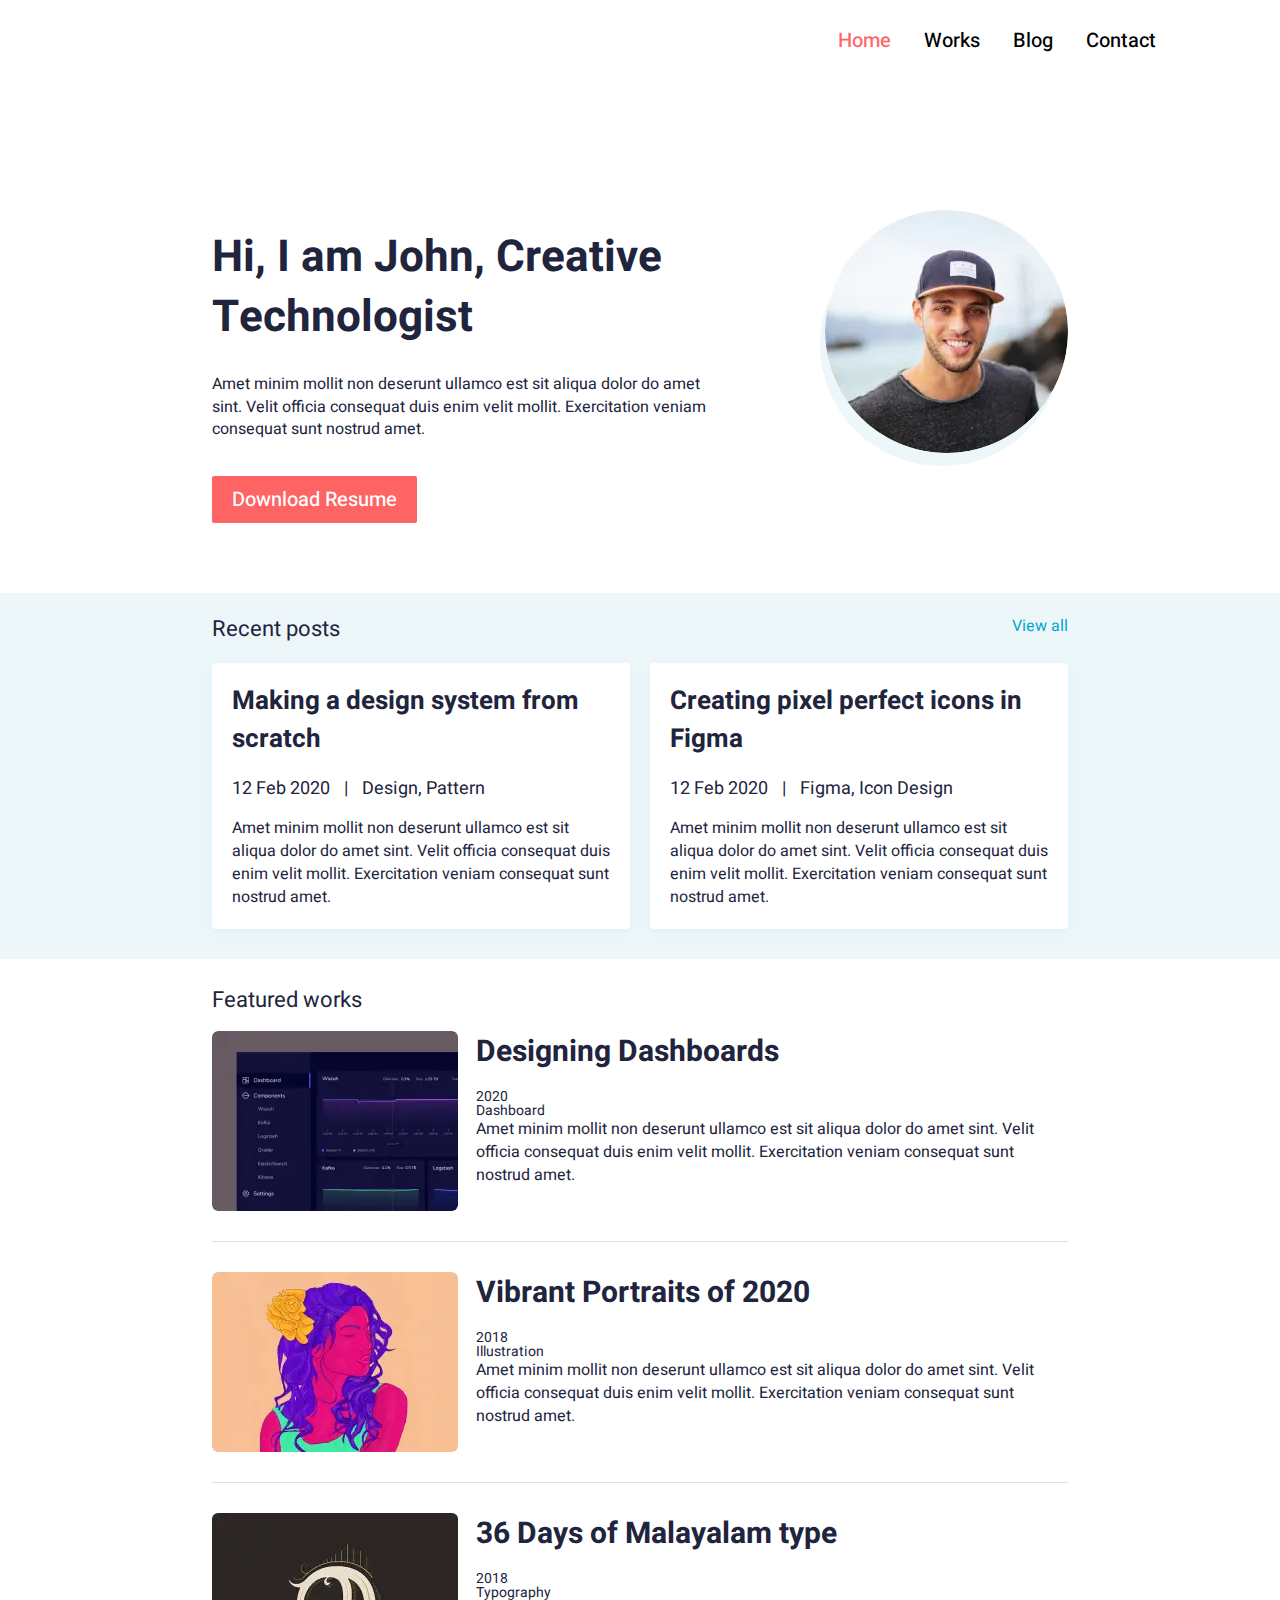
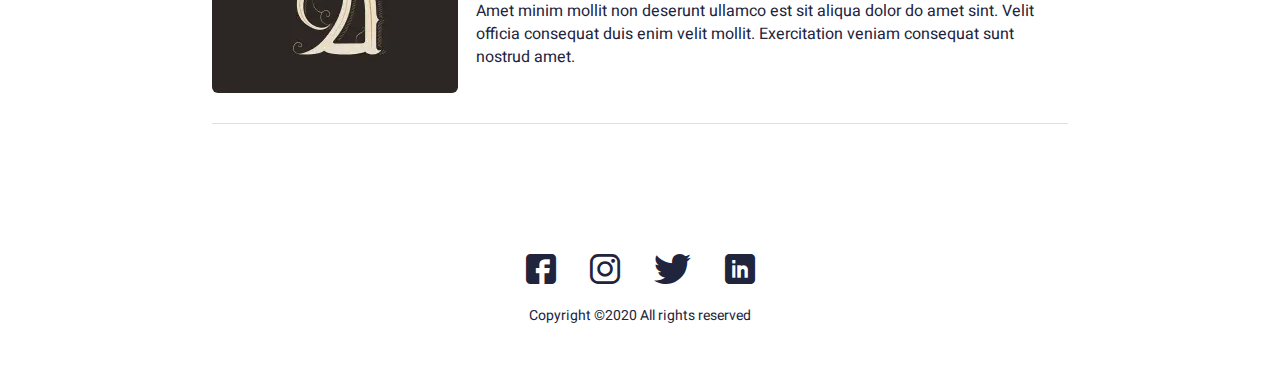
<file: index.html>
<!DOCTYPE html><html lang="en">	 <head>	<title>HomePage</title>	<meta charset="UTF-8">	<meta name="format-detection" content="telephone=no">	<link rel="stylesheet" href="css/style.min.css">	<link rel="shortcut icon" href="favicon.ico">	<!-- <meta name="robots" content="noindex, nofollow"> -->	<!-- <meta name="viewport" content="width=device-width, initial-scale=1.0, maximum-scale=1.0, user-scalable=0"> -->	<meta name="viewport" content="width=device-width, initial-scale=1.0"></head>	<body>		<div class="wrapper">			<header class="header">	<div class="header__content">		<div class="header__menu menu">			<div class="menu__icon icon-menu">				<span></span>				<span></span>				<span></span>			</div>			<nav class="menu__body">				<ul class="menu__list">					<li><a href="index.html" class="menu__link _active">Home</a></li>					<li><a href="works.html" class="menu__link ">Works</a></li>					<li><a href="blog.html" class="menu__link ">Blog</a></li>					<li><a href="" class="menu__link ">Contact</a></li>				</ul>			</nav>		</div>	</div></header>			<main class="page">			<section class="hello">				<div class="hello__container _container">					<div class="hello__content">						<h1 class="hello__title title">Hi, I am John,							Creative Technologist</h1>						<div class="hello__text text">Amet minim mollit non deserunt ullamco est sit aliqua dolor do amet sint. Velit officia consequat duis enim velit mollit. Exercitation veniam consequat sunt nostrud amet.</div>						<a class="hello__btn btn" href="">Download Resume</a>					</div>										<div class="hello__avatar">						<picture><source srcset="img/hello/avatar.webp" type="image/webp"><img src="img/hello/avatar.jpg" alt=""></picture>					</div>				</div>			</section>			<section class="recent-posts">				<div class="recent-posts__container _container">					<div class="recent-posts__header">						<div class="recent-posts__title title-posts">Recent posts</div>						<a class="recent-posts__view-all" href="">View all</a>					</div>					<div class="recent-posts__items">						<div class="recent-posts__column">							<div class="recent-posts__item recent-post">								<a href="" class="recent-post__title">Making a design system from scratch</a>								<div class="recent-post__info">12 Feb 2020 <span>|</span> Design, Pattern</div>								<div class="recent-post__text text">Amet minim mollit non deserunt ullamco est sit aliqua dolor do amet sint. Velit officia consequat duis enim velit mollit. Exercitation veniam consequat sunt nostrud amet.</div>							</div>						</div>						<div class="recent-posts__column">							<div class="recent-posts__item recent-post">								<a href="" class="recent-post__title">Creating pixel perfect icons in Figma</a>								<div class="recent-post__info">12 Feb 2020 <span>|</span> Figma, Icon Design</div>								<div class="recent-post__text text">Amet minim mollit non deserunt ullamco est sit aliqua dolor do amet sint. Velit officia consequat duis enim velit mollit. Exercitation veniam consequat sunt nostrud amet.</div>							</div>						</div>					</div>				</div>			</section>			<section class="featured-works">				<div class="featured-works__container _container">					<div class="featured-works__title title-posts">Featured works</div>					<div class="featured-works__items works">						<article class="works__item">							<a href="article.html" class="works__image _ibg">								<picture><source srcset="img/works/1.webp" type="image/webp"><img src="img/works/1.jpg" alt="Work #1"></picture>							</a>							<div class="works__body">								<a href="article.html" class="works__title">Designing Dashboards</a>								<div class="works__info">									<div class="works__year">2020</div>									<div class="works__category">Dashboard</div>								</div>								<div class="works__text text">Amet minim mollit non deserunt ullamco est sit aliqua dolor do amet sint. Velit officia consequat duis enim velit mollit. Exercitation veniam consequat sunt nostrud amet.</div>							</div>						</article>						<article class="works__item">							<a href="" class="works__image _ibg">								<picture><source srcset="img/works/2.webp" type="image/webp"><img src="img/works/2.jpg" alt="Work #2"></picture>							</a>							<div class="works__body">								<a href="" class="works__title">Vibrant Portraits of 2020</a>								<div class="works__info">									<div class="works__year">2018</div>									<div class="works__category">Illustration</div>								</div>								<div class="works__text text">Amet minim mollit non deserunt ullamco est sit aliqua dolor do amet sint. Velit officia consequat duis enim velit mollit. Exercitation veniam consequat sunt nostrud amet.</div>							</div>						</article>						<article class="works__item">							<a href="" class="works__image _ibg">								<picture><source srcset="img/works/3.webp" type="image/webp"><img src="img/works/3.jpg" alt="Work #3"></picture>							</a>							<div class="works__body">								<a href="" class="works__title">36 Days of Malayalam type</a>								<div class="works__info">									<div class="works__year">2018</div>									<div class="works__category">Typography</div>								</div>								<div class="works__text text">Amet minim mollit non deserunt ullamco est sit aliqua dolor do amet sint. Velit officia consequat duis enim velit mollit. Exercitation veniam consequat sunt nostrud amet.</div>							</div>						</article>					</div>				</div>			</section>			</main>			<footer class="footer">	<div class="footer__content _container">		<div class="footer__social social">			<a href="" class="social__item _icon-fb"></a>			<a href="" class="social__item _icon-insta"></a>			<a href="" class="social__item _icon-twitter"></a>			<a href="" class="social__item _icon-linkedin"></a>		</div>		<div class="footer__copy">Copyright ©2020 All rights reserved</div>	</div></footer>		</div>				<!-- Swiper --><!-- <script src="https://unpkg.com/swiper/swiper-bundle.min.js"></script> --><script src="js/vendors.min.js"></script><script src="js/app.min.js"></script>	</body></html>
</file>
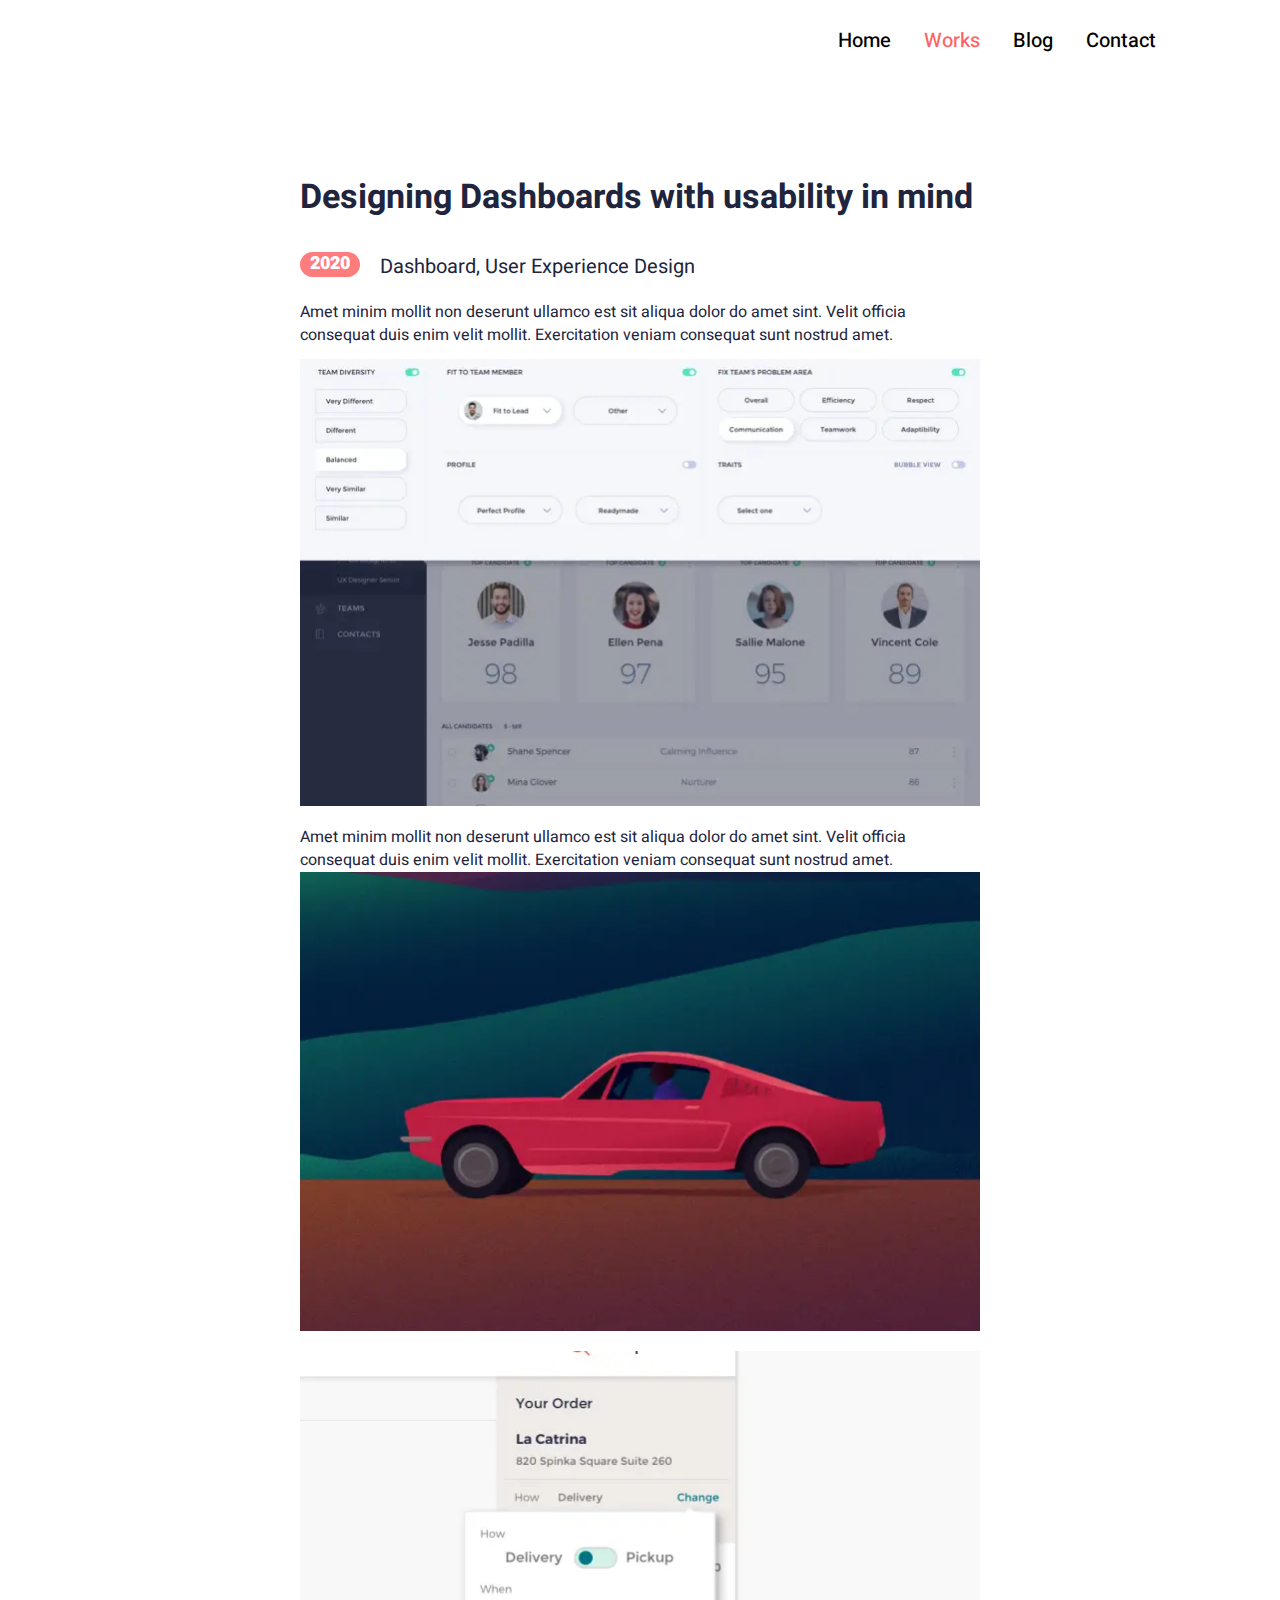
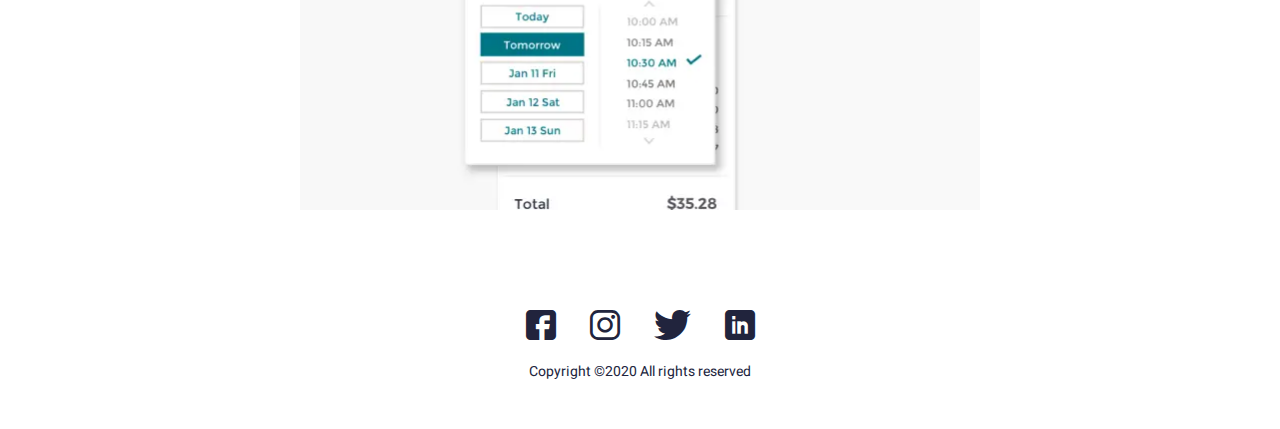
<file: article.html>
<!DOCTYPE html><html lang="en">	 <head>	<title>Article</title>	<meta charset="UTF-8">	<meta name="format-detection" content="telephone=no">	<link rel="stylesheet" href="css/style.min.css">	<link rel="shortcut icon" href="favicon.ico">	<!-- <meta name="robots" content="noindex, nofollow"> -->	<!-- <meta name="viewport" content="width=device-width, initial-scale=1.0, maximum-scale=1.0, user-scalable=0"> -->	<meta name="viewport" content="width=device-width, initial-scale=1.0"></head>	<body>		<div class="wrapper">			<!-- предположили, что это одна из работ. В меню нет такого пункта -->			<header class="header">	<div class="header__content">		<div class="header__menu menu">			<div class="menu__icon icon-menu">				<span></span>				<span></span>				<span></span>			</div>			<nav class="menu__body">				<ul class="menu__list">					<li><a href="index.html" class="menu__link ">Home</a></li>					<li><a href="works.html" class="menu__link _active">Works</a></li>					<li><a href="blog.html" class="menu__link ">Blog</a></li>					<li><a href="" class="menu__link ">Contact</a></li>				</ul>			</nav>		</div>	</div></header>			<main class="page">				<div class="article">					<h1 class="article__title">Designing Dashboards with usability in mind</h1>					<div class="article__info">						<div class="article__year">2020</div>						<div class="article__category">Dashboard, User Experience Design</div>					</div>					<div class="article__text text">						<p>Amet minim mollit non deserunt ullamco est sit aliqua dolor do amet sint. Velit officia consequat duis enim velit mollit. Exercitation veniam consequat sunt nostrud amet.						</p>						<picture><source srcset="img/article/1.webp" type="image/webp"><img src="img/article/1.jpg" alt=""></picture>						<p>Amet minim mollit non deserunt ullamco est sit aliqua dolor do amet sint. Velit officia consequat duis enim velit mollit. Exercitation veniam consequat sunt nostrud amet.</p>						<picture><source srcset="img/article/2.webp" type="image/webp"><img src="img/article/2.jpg" alt=""></picture>						<picture><source srcset="img/article/3.webp" type="image/webp"><img src="img/article/3.jpg" alt=""></picture>					</div>									</div>			</main>			<footer class="footer">	<div class="footer__content _container">		<div class="footer__social social">			<a href="" class="social__item _icon-fb"></a>			<a href="" class="social__item _icon-insta"></a>			<a href="" class="social__item _icon-twitter"></a>			<a href="" class="social__item _icon-linkedin"></a>		</div>		<div class="footer__copy">Copyright ©2020 All rights reserved</div>	</div></footer>		</div>				<!-- Swiper --><!-- <script src="https://unpkg.com/swiper/swiper-bundle.min.js"></script> --><script src="js/vendors.min.js"></script><script src="js/app.min.js"></script>	</body></html>
</file>
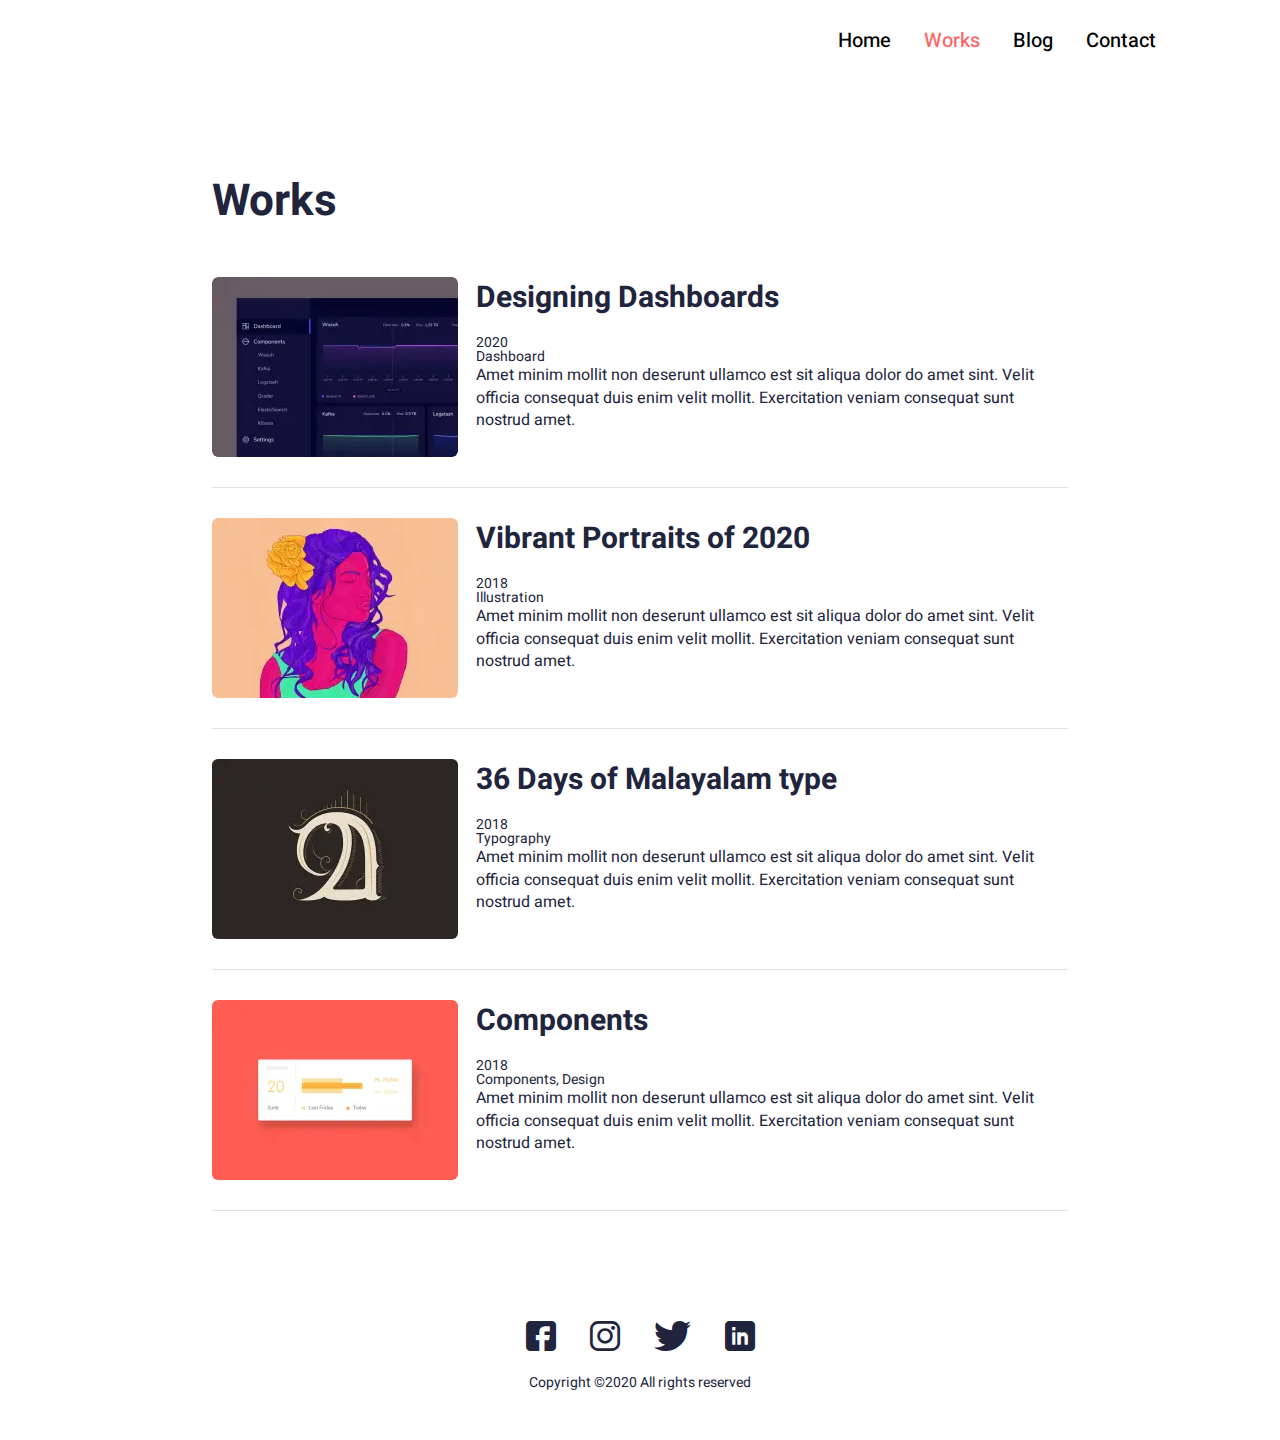
<file: works.html>
<!DOCTYPE html><html lang="en">	 <head>	<title>Works</title>	<meta charset="UTF-8">	<meta name="format-detection" content="telephone=no">	<link rel="stylesheet" href="css/style.min.css">	<link rel="shortcut icon" href="favicon.ico">	<!-- <meta name="robots" content="noindex, nofollow"> -->	<!-- <meta name="viewport" content="width=device-width, initial-scale=1.0, maximum-scale=1.0, user-scalable=0"> -->	<meta name="viewport" content="width=device-width, initial-scale=1.0"></head>	<body>		<div class="wrapper">			<header class="header">	<div class="header__content">		<div class="header__menu menu">			<div class="menu__icon icon-menu">				<span></span>				<span></span>				<span></span>			</div>			<nav class="menu__body">				<ul class="menu__list">					<li><a href="index.html" class="menu__link ">Home</a></li>					<li><a href="works.html" class="menu__link _active">Works</a></li>					<li><a href="blog.html" class="menu__link ">Blog</a></li>					<li><a href="" class="menu__link ">Contact</a></li>				</ul>			</nav>		</div>	</div></header>			<main class="page">				<div class="works page__container _container">					<h1 class="works__main-title title">Works</h1>					<div class="works__items">						<article class="works__item">							<a href="article.html" class="works__image _ibg">								<picture><source srcset="img/works/1.webp" type="image/webp"><img src="img/works/1.jpg" alt="Work #1"></picture>							</a>							<div class="works__body">								<a href="article.html" class="works__title">Designing Dashboards</a>								<div class="works__info">									<div class="works__year">2020</div>									<div class="works__category">Dashboard</div>								</div>								<div class="works__text text">Amet minim mollit non deserunt ullamco est sit aliqua dolor do amet sint. Velit officia consequat duis enim velit mollit. Exercitation veniam consequat sunt nostrud amet.</div>							</div>						</article>						<article class="works__item">							<a href="" class="works__image _ibg">								<picture><source srcset="img/works/2.webp" type="image/webp"><img src="img/works/2.jpg" alt="Work #2"></picture>							</a>							<div class="works__body">								<a href="" class="works__title">Vibrant Portraits of 2020</a>								<div class="works__info">									<div class="works__year">2018</div>									<div class="works__category">Illustration</div>								</div>								<div class="works__text text">Amet minim mollit non deserunt ullamco est sit aliqua dolor do amet sint. Velit officia consequat duis enim velit mollit. Exercitation veniam consequat sunt nostrud amet.</div>							</div>						</article>						<article class="works__item">							<a href="" class="works__image _ibg">								<picture><source srcset="img/works/3.webp" type="image/webp"><img src="img/works/3.jpg" alt="Work #3"></picture>							</a>							<div class="works__body">								<a href="" class="works__title">36 Days of Malayalam type</a>								<div class="works__info">									<div class="works__year">2018</div>									<div class="works__category">Typography</div>								</div>								<div class="works__text text">Amet minim mollit non deserunt ullamco est sit aliqua dolor do amet sint. Velit officia consequat duis enim velit mollit. Exercitation veniam consequat sunt nostrud amet.</div>							</div>						</article>						<article class="works__item">							<a href="" class="works__image _ibg">								<picture><source srcset="img/works/4.webp" type="image/webp"><img src="img/works/4.jpg" alt="Work #4"></picture>							</a>							<div class="works__body">								<a href="" class="works__title">Components</a>								<div class="works__info">									<div class="works__year">2018</div>									<div class="works__category">Components, Design</div>								</div>								<div class="works__text text">Amet minim mollit non deserunt ullamco est sit aliqua dolor do amet sint. Velit officia consequat duis enim velit mollit. Exercitation veniam consequat sunt nostrud amet.</div>							</div>						</article>					</div>				</div>			</main>			<footer class="footer">	<div class="footer__content _container">		<div class="footer__social social">			<a href="" class="social__item _icon-fb"></a>			<a href="" class="social__item _icon-insta"></a>			<a href="" class="social__item _icon-twitter"></a>			<a href="" class="social__item _icon-linkedin"></a>		</div>		<div class="footer__copy">Copyright ©2020 All rights reserved</div>	</div></footer>		</div>				<!-- Swiper --><!-- <script src="https://unpkg.com/swiper/swiper-bundle.min.js"></script> --><script src="js/vendors.min.js"></script><script src="js/app.min.js"></script>	</body></html>
</file>
<file: css/style.min.css>
@charset "UTF-8";@import url(https://fonts.googleapis.com/css?family=Heebo:regular,500,700,900&display=swap);@font-face{font-family:icons;font-display:swap;src:url(../fonts/icons.woff) format("woff"),url(../fonts/icons.woff2) format("woff2");font-weight:400;font-style:normal}@font-face{font-family:icons;font-display:swap;src:url(../fonts/icons.woff) format("woff"),url(../fonts/icons.woff2#icons) format("woff2");font-weight:400;font-style:normal;font-display:block}[class*=" _icon-"]:before,[class^="_icon-"]:before{font-family:icons;font-style:normal;font-weight:400;font-variant:normal;text-transform:none;line-height:1;-webkit-font-smoothing:antialiased;-moz-osx-font-smoothing:grayscale}[class*=" _icon-"]:before,[class^="_icon-"]:before{display:block}._icon-fb:before{content:"\e905"}._icon-twitter:before{content:"\e906"}._icon-insta:before{content:"\e907"}._icon-linkedin:before{content:"\e908"}*{padding:0;margin:0;border:0}*,:after,:before{-webkit-box-sizing:border-box;box-sizing:border-box}:active,:focus{outline:0}a:active,a:focus{outline:0}aside,footer,header,nav,section{display:block}body,html{height:100%;min-width:320px}body{line-height:1;font-family:Heebo;-ms-text-size-adjust:100%;-moz-text-size-adjust:100%;-webkit-text-size-adjust:100%}button,input,textarea{font-family:Heebo}input::-ms-clear{display:none}button{cursor:pointer}button::-moz-focus-inner{padding:0;border:0}a,a:visited{text-decoration:none}a:hover{text-decoration:none}ul li{list-style:none}img{vertical-align:top}h1,h2,h3,h4,h5,h6{font-weight:inherit;font-size:inherit}body{color:#21243d;font-size:14px}body._lock{overflow:hidden}.wrapper{width:100%;min-height:100%;overflow:hidden;display:-webkit-box;display:-ms-flexbox;display:flex;-webkit-box-orient:vertical;-webkit-box-direction:normal;-ms-flex-direction:column;flex-direction:column}._container{max-width:856px;margin:0 auto}.btn{font-weight:500;font-size:20px;line-height:145%;-webkit-box-align:center;-ms-flex-align:center;align-items:center;-webkit-box-pack:center;-ms-flex-pack:center;justify-content:center;text-align:center;color:#fff;padding:0 20px;height:47px;background-color:#ff6464;border-radius:2px;display:-webkit-inline-box;display:-ms-inline-flexbox;display:inline-flex;-webkit-transition:background-color .3s ease 0s;-o-transition:background-color .3s ease 0s;transition:background-color .3s ease 0s}.btn._fw{width:100%}.select{position:relative}.select__item{position:relative}.select__title{color:#000;border:1px solid #d9d9d9;background-color:#fff;cursor:pointer;border-radius:4px}.select__value{display:-webkit-box;display:-ms-flexbox;display:flex;font-size:14px;height:30px;padding:0 15px;-webkit-box-align:center;-ms-flex-align:center;align-items:center;-webkit-box-pack:justify;-ms-flex-pack:justify;justify-content:space-between;-webkit-box-orient:horizontal;-webkit-box-direction:reverse;-ms-flex-direction:row-reverse;flex-direction:row-reverse}.select__value span{height:1em;overflow:hidden;display:-webkit-box;-webkit-line-clamp:1;-webkit-box-orient:vertical}.select__value:before{content:"";display:inline-block;-webkit-transition:all .3s ease 0s;-o-transition:all .3s ease 0s;transition:all .3s ease 0s;width:11px;height:7px;background:url(../img/icons/select.svg) center/100% no-repeat}.select__input{width:100%;background-color:transparent;height:100%}.select__options{color:#000;display:none;position:absolute;top:29px;border-radius:0 0 4px 4px;min-width:100%;left:0;background-color:#fff;border-top:0;border:1px solid #d9d9d9;border-top:0;font-size:14px;padding:10px 0 5px 0}.select__option{cursor:pointer;padding:5px 15px;margin:0}.select._active{z-index:5}.select._active .select__value:before{-webkit-transform:rotate(-180deg);-ms-transform:rotate(-180deg);transform:rotate(-180deg)}.select._active .select__options{display:block}input[type=email],input[type=tel],input[type=text],textarea{-webkit-appearance:none;-moz-appearance:none;appearance:none}.input{border-radius:0!important;width:100%;display:block;padding:0 20px}textarea.input{resize:none;padding:0 0}.checkbox{position:relative}.checkbox__input{position:absolute;width:0;height:0;opacity:0;visibility:hidden}.checkbox__input:checked+.checkbox__text:before{background:#fff url(../img/icons/check.svg) center no-repeat}.checkbox__text{display:-webkit-inline-box;display:-ms-inline-flexbox;display:inline-flex;-webkit-box-align:center;-ms-flex-align:center;align-items:center;position:relative;font-size:16px;color:#fff;letter-spacing:-.3px;line-height:calc(20 / 16);cursor:pointer}.checkbox__text:before{content:"";-ms-flex-item-align:start;align-self:flex-start;margin:0 14px 0 0;-webkit-box-flex:0;-ms-flex:0 0 20px;flex:0 0 20px;left:0;top:0;width:20px;height:18px;background:#fff;border:1px solid #a7a9ac}.checkbox a{color:#fff;text-decoration:underline}.checkbox._error .checkbox__text:before{border:1px solid #ee1212}.options{display:-webkit-box;display:-ms-flexbox;display:flex;-webkit-box-orient:vertical;-webkit-box-direction:normal;-ms-flex-direction:column;flex-direction:column;-webkit-box-align:start;-ms-flex-align:start;align-items:flex-start}.options__item{position:relative;cursor:pointer}.options__input{position:absolute;width:0;height:0;opacity:0;left:0;top:0;visibility:hidden}.options__input:checked+.options__text:after{-webkit-transform:scale(1);-ms-transform:scale(1);transform:scale(1)}.options__text{display:-webkit-inline-box;display:-ms-inline-flexbox;display:inline-flex;-webkit-box-align:center;-ms-flex-align:center;align-items:center;position:relative;font-size:16px;color:#fff;letter-spacing:-.3px;line-height:calc(20 / 16)}.options__text:before{content:"";-ms-flex-item-align:start;align-self:flex-start;margin:0 14px 0 0;-webkit-box-flex:0;-ms-flex:0 0 20px;flex:0 0 20px;left:0;top:0;border-radius:50%;width:20px;height:18px;background:#fff;border:1px solid #a7a9ac}.options__text:after{content:"";-webkit-transition:all .3s ease 0s;-o-transition:all .3s ease 0s;transition:all .3s ease 0s;-webkit-transform:scale(0);-ms-transform:scale(0);transform:scale(0);width:10px;height:10px;border-radius:50%;background-color:#77243a;position:absolute;left:5px;top:4px}.rating{display:-webkit-box;display:-ms-flexbox;display:flex;-webkit-box-align:end;-ms-flex-align:end;align-items:flex-end;font-size:40px;line-height:.75;-webkit-transition:opacity .3s ease 0s;-o-transition:opacity .3s ease 0s;transition:opacity .3s ease 0s}.rating.rating_sending{opacity:.2}.rating.rating_set .rating__active,.rating.rating_set .rating__item{cursor:pointer}.rating__body{position:relative}.rating__body::before{content:"★★★★★";display:block}.rating__active{position:absolute;width:0%;height:100%;top:0;left:0;overflow:hidden}.rating__active::before{content:"★★★★★";position:absolute;width:100%;height:100%;top:0;left:0;color:#ffd300}.rating__items{display:-webkit-box;display:-ms-flexbox;display:flex;position:absolute;width:100%;height:100%;top:0;left:0}.rating__item{-webkit-box-flex:0;-ms-flex:0 0 20%;flex:0 0 20%;height:100%;opacity:0}.rating__value{font-size:50%;line-height:1;padding:0 0 0 10px}.quantity{width:88px;height:40px;display:-webkit-box;display:-ms-flexbox;display:flex;border:1px solid rgba(166,166,166,.45)}.quantity__button{-webkit-box-flex:0;-ms-flex:0 0 30px;flex:0 0 30px;position:relative;cursor:pointer}.quantity__button::after,.quantity__button::before{content:"";position:absolute;top:50%;left:50%;-webkit-transition:all .3s ease 0s;-o-transition:all .3s ease 0s;transition:all .3s ease 0s;margin:0 0 0 -4.5px;background-color:#a6a6a6;width:9px;height:1px}.quantity__button_plus::before{-webkit-transform:rotate(-90deg);-ms-transform:rotate(-90deg);transform:rotate(-90deg)}.quantity__input{-webkit-box-flex:1;-ms-flex:1 1 auto;flex:1 1 auto}.quantity__input input{height:100%;color:#a6a6a6;font-size:12px;width:100%;text-align:center}.title{font-weight:700;font-size:44px;line-height:136.36364%}.text,.text p{font-size:16px;line-height:143.75%}.title-posts{font-size:22px;line-height:104.54545%}.row:after{display:block;content:"";clear:both}.rub:after{content:"₽"}ol.counter{list-style-type:none;counter-reset:item}ol.counter li{position:relative;padding:0 0 0 45px}ol.counter li:before{counter-increment:item;content:counter(item);position:absolute;left:0;top:0;color:#818181;font-size:14px;font-weight:700;text-align:center;line-height:26px;border-radius:50%;width:28px;height:28px;border:1px solid #4274bb}.ellipsis{display:block;overflow:hidden;width:100%;white-space:nowrap;-o-text-overflow:ellipsis;text-overflow:ellipsis}.es{overflow:hidden;white-space:nowrap;-o-text-overflow:ellipsis;text-overflow:ellipsis}.table{display:table;font-size:0;width:100%}.trow{display:table-row}.cell{display:table-cell}.cell.full{width:100%}._ibg{position:relative}._ibg img{position:absolute;width:100%;height:100%;top:0;left:0;-o-object-fit:cover;object-fit:cover}body.ie ._ibg{background-position:center;background-size:cover;background-repeat:no-repeat}body.ie ._ibg img{width:0;height:0;opacity:0;visibility:hidden}._video{position:relative;overflow:hidden;height:0;padding-bottom:56.25%}._video embed,._video iframe,._video object,._video video{position:absolute;top:0;left:0;width:100%;height:100%}.videobg embed,.videobg iframe,.videobg object,.videobg video{position:fixed;top:50%;left:50%;min-width:100%;min-height:100%;width:auto;height:auto;z-index:-100;-webkit-transform:translateX(-50%) translateY(-50%);-ms-transform:translateX(-50%) translateY(-50%);transform:translateX(-50%) translateY(-50%);background-size:cover}._more-content{-webkit-transition:all .3s ease 0s;-o-transition:all .3s ease 0s;transition:all .3s ease 0s;overflow:hidden}._more-link{cursor:pointer}._more-link span{font-style:normal}._more-link span:first-child{display:block}._more-link span:last-child{display:none}._more-link._active span{font-style:normal}._more-link._active span:first-child{display:none}._more-link._active span:last-child{display:block}#map{background:url(../img/icons/loading.gif) center/50px no-repeat}._swiper{overflow:hidden}._swiper .swiper-wrapper{width:100%;height:100%;-webkit-box-sizing:content-box;box-sizing:content-box;display:-webkit-box;display:-ms-flexbox;display:flex;position:relative}._swiper.swiper-container-vertical .swiper-wrapper{-webkit-box-orient:vertical;-webkit-box-direction:normal;-ms-flex-direction:column;flex-direction:column}._swiper.swiper-container-autoheight .swiper-wrapper{-webkit-box-align:start;-ms-flex-align:start;align-items:flex-start}.swiper-container-initialized .swiper-slide{-ms-flex-negative:0;flex-shrink:0}.swiper-container-android .swiper-slide,.swiper-container-android .swiper-wrapper{-webkit-transform:translate3d(0,0,0);transform:translate3d(0,0,0)}.swiper-button-lock{display:none!important}._tabs-block{display:none}._tabs-block._active{display:block}.mirror{-webkit-transform:scale(-1,1);-ms-transform:scale(-1,1);transform:scale(-1,1)}.nicescroll-rails{z-index:1000!important}._custom-scroll{position:fixed;right:0;top:0;width:3px;height:100%;z-index:1000}._custom-scroll__line{background-color:rgba(0,0,0,.5);border-radius:3px 0 0 3px;position:relative;left:0;top:0;width:100%}.popup{-webkit-overflow-scrolling:touch;z-index:100;padding:30px 10px;position:fixed;top:0;left:0;width:100%;height:100%;-webkit-transition:visibility .8s ease 0s;-o-transition:visibility .8s ease 0s;transition:visibility .8s ease 0s;visibility:hidden}.popup::before{content:"";background-color:rgba(0,0,0,.9);position:fixed;width:100%;height:100%;top:0;left:0;opacity:0;-webkit-transition:opacity .8s ease 0s;-o-transition:opacity .8s ease 0s;transition:opacity .8s ease 0s}.popup.show{visibility:visible;overflow:auto}.popup.show::before{opacity:1}.popup.show .popup__body{-webkit-transform:scale(1);-ms-transform:scale(1);transform:scale(1)}.popup._active{overflow:auto;visibility:visible}.popup._active::before{opacity:1}.popup._active .popup__body{-webkit-transition:all .3s ease .2s;-o-transition:all .3s ease .2s;transition:all .3s ease .2s;-webkit-transform:scale(1);-ms-transform:scale(1);transform:scale(1)}.popup__content{display:-webkit-box;display:-ms-flexbox;display:flex;-webkit-box-orient:vertical;-webkit-box-direction:normal;-ms-flex-direction:column;flex-direction:column;-webkit-box-align:center;-ms-flex-align:center;align-items:center;min-height:100%;-webkit-box-flex:1;-ms-flex:1 1 auto;flex:1 1 auto;width:100%;display:flex;-webkit-box-pack:center;-ms-flex-pack:center;justify-content:center;align-items:center}.popup__body{-webkit-transform:scale(0);-ms-transform:scale(0);transform:scale(0);-webkit-transition:all .3s ease 0s;-o-transition:all .3s ease 0s;transition:all .3s ease 0s;background-color:#fff;padding:50px;width:100%;max-width:800px}.popup__close{width:15px;height:15px;position:absolute;top:0;right:0;cursor:pointer;z-index:30;background:url(../img/icons/close.svg) 0 0 no-repeat}.header{position:relative;z-index:100}.header__content{max-width:1052px;padding:0 10px;margin:0 auto}.header__menu{height:82px;-webkit-box-align:center;-ms-flex-align:center;align-items:center;display:-webkit-box;display:-ms-flexbox;display:flex;padding:10px 0;-webkit-box-pack:end;-ms-flex-pack:end;justify-content:flex-end}.menu__list li{margin:0 0 30px 0}.menu__list li:last-child{margin:0}.menu__link{font-weight:500;font-size:20px;color:#000;-webkit-transition:color .3s ease 0s;-o-transition:color .3s ease 0s;transition:color .3s ease 0s}.menu__link._active{color:#ff6464}.icon-menu{display:none}.footer{text-align:center;padding:50px 0}.footer__social{margin:0 0 25px 0}.hello{padding:38px 0 70px 0}.hello__container{display:-webkit-box;display:-ms-flexbox;display:flex}.hello__content{-webkit-box-align:start;-ms-flex-align:start;align-items:flex-start;margin:18px 110px 0 0;-webkit-box-flex:1;-ms-flex:1 1 auto;flex:1 1 auto}.hello__content :last-child{margin-bottom:0}.hello__title{margin:0 0 25px 0}.hello__text{margin:0 0 35px 0}.hello__btn{margin:0 0 25px 0}.hello__avatar{-webkit-box-flex:0;-ms-flex:0 0 243px;flex:0 0 243px;height:243px;border-radius:50%;position:relative;overflow:hidden;-webkit-box-shadow:-5px 13px 0 0 #edf7fa;box-shadow:-5px 13px 0 0 #edf7fa}.hello__avatar img{max-width:100%}.recent-posts{background-color:#edf7fa;padding:25px 0 13px 0}.recent-posts__header{display:-webkit-box;display:-ms-flexbox;display:flex;margin:0 0 22px 0}.recent-posts__title{-webkit-box-flex:1;-ms-flex:1 1 auto;flex:1 1 auto;padding:0 20px 0 0}.recent-posts__view-all{-webkit-box-flex:0;-ms-flex:0 0 auto;flex:0 0 auto;font-size:16px;color:#00a8cc}.recent-posts__items{margin:0 -10px}.recent-posts__column{-webkit-box-flex:0;-ms-flex:0 1 50%;flex:0 1 50%;padding:0 10px;margin:0 0 17px 0}.recent-post{height:100%;background:#fff;-webkit-box-shadow:0 4px 10px rgba(187,225,250,.25);box-shadow:0 4px 10px rgba(187,225,250,.25);border-radius:4px;padding:20px}.recent-post :last-child{margin-bottom:0}.recent-post__title{display:inline-block;font-weight:700;font-size:26px;line-height:146.15385%;color:#21243d;-webkit-transition:color .3s ease 0s;-o-transition:color .3s ease 0s;transition:color .3s ease 0s;margin:0 0 17px 0}.recent-post__info{font-size:18px;line-height:144.44444%;margin:0 0 15px 0}.recent-post__info span{margin:0 10px}.recent-post__text{margin:0 0 15px 0}.featured-works{padding:30px 0 80px 0}.featured-works__title{margin:0 0 20px 0}.works__items{padding-bottom:60px}.works__item{padding:0 0 30px 0;border-bottom:1px solid #e0e0e0;margin:0 0 30px 0}.works__item:last-child{margin-bottom:0}.works__image{-webkit-box-flex:0;-ms-flex:0 0 246px;flex:0 0 246px;display:block;border-radius:6px;min-height:180px;overflow:hidden}.works__body{-webkit-box-flex:1;-ms-flex:1 1 auto;flex:1 1 auto}.works__main-title{margin:0 0 45px 0}.works__title{color:inherit;font-weight:700;font-size:30px;line-height:146.66667%;display:inline-block;margin:0 0 15px 0;-webkit-transition:color .3s ease 0s;-o-transition:color .3s ease 0s;transition:color .3s ease 0s}.works__title__info{display:-webkit-box;display:-ms-flexbox;display:flex;-webkit-box-align:center;-ms-flex-align:center;align-items:center;margin:0 0 15px 0}.works__title__year{background:#142850;border-radius:16px;height:25px;padding:0 10px;font-weight:900;font-size:18px;color:#fff;-webkit-box-align:center;-ms-flex-align:center;align-items:center;-webkit-box-pack:center;-ms-flex-pack:center;justify-content:center;display:-webkit-inline-box;display:-ms-inline-flexbox;display:inline-flex;margin:0 25px 0 0}.works__title__category{font-size:20px;line-height:145%;color:#8695a4}.blog{padding-bottom:50px}.blog__title{margin:0 0 50px 0}.blog__article-name{display:inline-block;margin:0 0 10px 0;font-weight:500;font-size:30px;line-height:146.66667%;color:inherit;-webkit-transition:color .3s ease 0s;-o-transition:color .3s ease 0s;transition:color .3s ease 0s}.blog__item{border-bottom:1px solid #e0e0e0;padding:0 0 30px 0;margin:0 0 30px 0}.blog__item:last-child{margin:0}.blog__info{display:-webkit-box;display:-ms-flexbox;display:flex;font-size:20px;margin:0 0 10px 0}.blog__separator{margin:0 15px}.blog__category{color:#8695a4}.article{max-width:700px;padding:0 10px 30px;margin:0 auto}.article__title{font-weight:700;font-size:34px;line-height:147.05882%;margin:0 0 30px 0}.article__info{display:-webkit-box;display:-ms-flexbox;display:flex;margin:0 0 20px 0}.article__year{display:-webkit-box;display:-ms-flexbox;display:flex;-webkit-box-align:center;-ms-flex-align:center;align-items:center;-webkit-box-pack:center;-ms-flex-pack:center;justify-content:center;color:#fff;font-weight:900;font-size:18px;height:25px;background-color:#ff7c7c;border-radius:16px;padding:0 10px}.article__category{-ms-flex-item-align:center;-ms-grid-row-align:center;align-self:center;font-size:20px;line-height:145%;margin:0 0 0 20px}.text img{max-width:100%;margin:0 0 20px 0}.page{-webkit-box-flex:1;-ms-flex:1 1 auto;flex:1 1 auto;padding:90px 0 0 0}.social{display:-webkit-box;display:-ms-flexbox;display:flex;-webkit-box-pack:center;-ms-flex-pack:center;justify-content:center;-webkit-box-align:center;-ms-flex-align:center;align-items:center}.social__item{-webkit-transition:color .3s ease 0s;-o-transition:color .3s ease 0s;transition:color .3s ease 0s;margin:0 17px;font-size:30px;color:inherit}@media (min-width:767.98px){.menu__list{display:-webkit-box;display:-ms-flexbox;display:flex}.menu__list li{margin:0 33px 0 0}.recent-posts__items{display:-webkit-box;display:-ms-flexbox;display:flex}.works__item{display:-webkit-box;display:-ms-flexbox;display:flex;-webkit-box-align:start;-ms-flex-align:start;align-items:flex-start}.works__body{padding:0 0 0 18px}}@media (min-width:991.98px){.quantity__button:hover::after,.quantity__button:hover::before{background-color:rgba(0,0,0,.5)}.menu__link:hover{color:#ff6464}.recent-post__title:hover{color:#ff6464}.works__title:hover{color:#ff6464}.blog__article-name:hover{color:#ff6464}.social__item:hover{color:#ff6464}}@media (min-width:992px) and (min-width:767.98px){.btn:hover{background-color:#aa3e3e}}@media (min-width:992px){.select__option:hover{background:#d9d9d9}.checkbox a:hover{text-decoration:none}}@media (max-width:991.98px){._container{max-width:750px}.select__title{font-size:18px}.select__options{font-size:18px}}@media (max-width:868px){.hello{padding:0 0 70px 0}.hello__content{margin:18px 50px 0 0}}@media (max-width:767.98px){._container{max-width:none;padding:0 10px}.title{font-size:32px}.title-posts{font-size:18px;text-align:center}.header__menu{height:50px}.menu__body{-webkit-transform:translate(0,-100%);-ms-transform:translate(0,-100%);transform:translate(0,-100%);position:fixed;width:100%;height:100%;top:0;left:0;overflow:auto;padding:70px 10px 30px 10px;-webkit-transition:-webkit-transform .8s ease 0s;transition:-webkit-transform .8s ease 0s;-o-transition:transform .8s ease 0s;transition:transform .8s ease 0s;transition:transform .8s ease 0s,-webkit-transform .8s ease 0s;background-color:rgba(255,255,255,.9)}.menu__body._active{-webkit-transform:translate(0,0);-ms-transform:translate(0,0);transform:translate(0,0)}.menu__link{font-size:40px;display:block;text-align:center}.icon-menu{display:block;position:relative;width:30px;height:18px;cursor:pointer;z-index:5}.icon-menu span{-webkit-transition:all .3s ease 0s;-o-transition:all .3s ease 0s;transition:all .3s ease 0s;top:calc(50% - 1px);left:0;position:absolute;width:100%;height:2px;background-color:#000}.icon-menu span:first-child{top:0}.icon-menu span:last-child{top:auto;bottom:0}.icon-menu._active span{-webkit-transform:scale(0);-ms-transform:scale(0);transform:scale(0)}.icon-menu._active span:first-child{-webkit-transform:rotate(-45deg);-ms-transform:rotate(-45deg);transform:rotate(-45deg);top:calc(50% - 1px)}.icon-menu._active span:last-child{-webkit-transform:rotate(45deg);-ms-transform:rotate(45deg);transform:rotate(45deg);bottom:calc(50% - 1px)}.footer{padding:30px 0}.hello{padding:0 0 60px 0}.hello__container{-webkit-box-orient:vertical;-webkit-box-direction:reverse;-ms-flex-direction:column-reverse;flex-direction:column-reverse;text-align:center;-webkit-box-align:center;-ms-flex-align:center;align-items:center}.hello__content{margin:0}.hello__title{margin:0 0 20px 0}.hello__text{padding:0 15px;margin:0 0 25px 0}.hello__btn{margin:0 0 20px 0}.hello__avatar{width:170px;-webkit-box-flex:0;-ms-flex:0 0 170px;flex:0 0 170px;margin:0 0 40px 0}.recent-posts{padding:25px 0 23px 0}.recent-posts__view-all{display:none}.recent-post__title{font-size:22px;margin:0 0 10px 0}.recent-post{padding:15px}.recent-post__info{font-size:16px;margin:0 0 10px 0}.featured-works{padding:30px 0 30px 0}.featured-works__items{display:-webkit-box;display:-ms-flexbox;display:flex;overflow:auto}.featured-works__items .works__item{-webkit-box-flex:0;-ms-flex:0 0 90%;flex:0 0 90%;margin:0 15px 0 0}.works__items{padding-bottom:30px}.works__image{padding:0 0 67% 0;margin:0 0 17px 0}.works__main-title{margin:0 0 20px 0}.works__title{font-size:24px}.blog{padding-bottom:30px}.blog__title{margin:0 0 20px 0}.blog__article-name{font-size:26px}.blog__item{padding:0 0 25px 0;margin:0 0 25px 0}.blog__info{font-size:16px}.article__title{font-size:30px}.article__category{font-size:18px}.page{padding:30px 0 0 0}}
</file>
